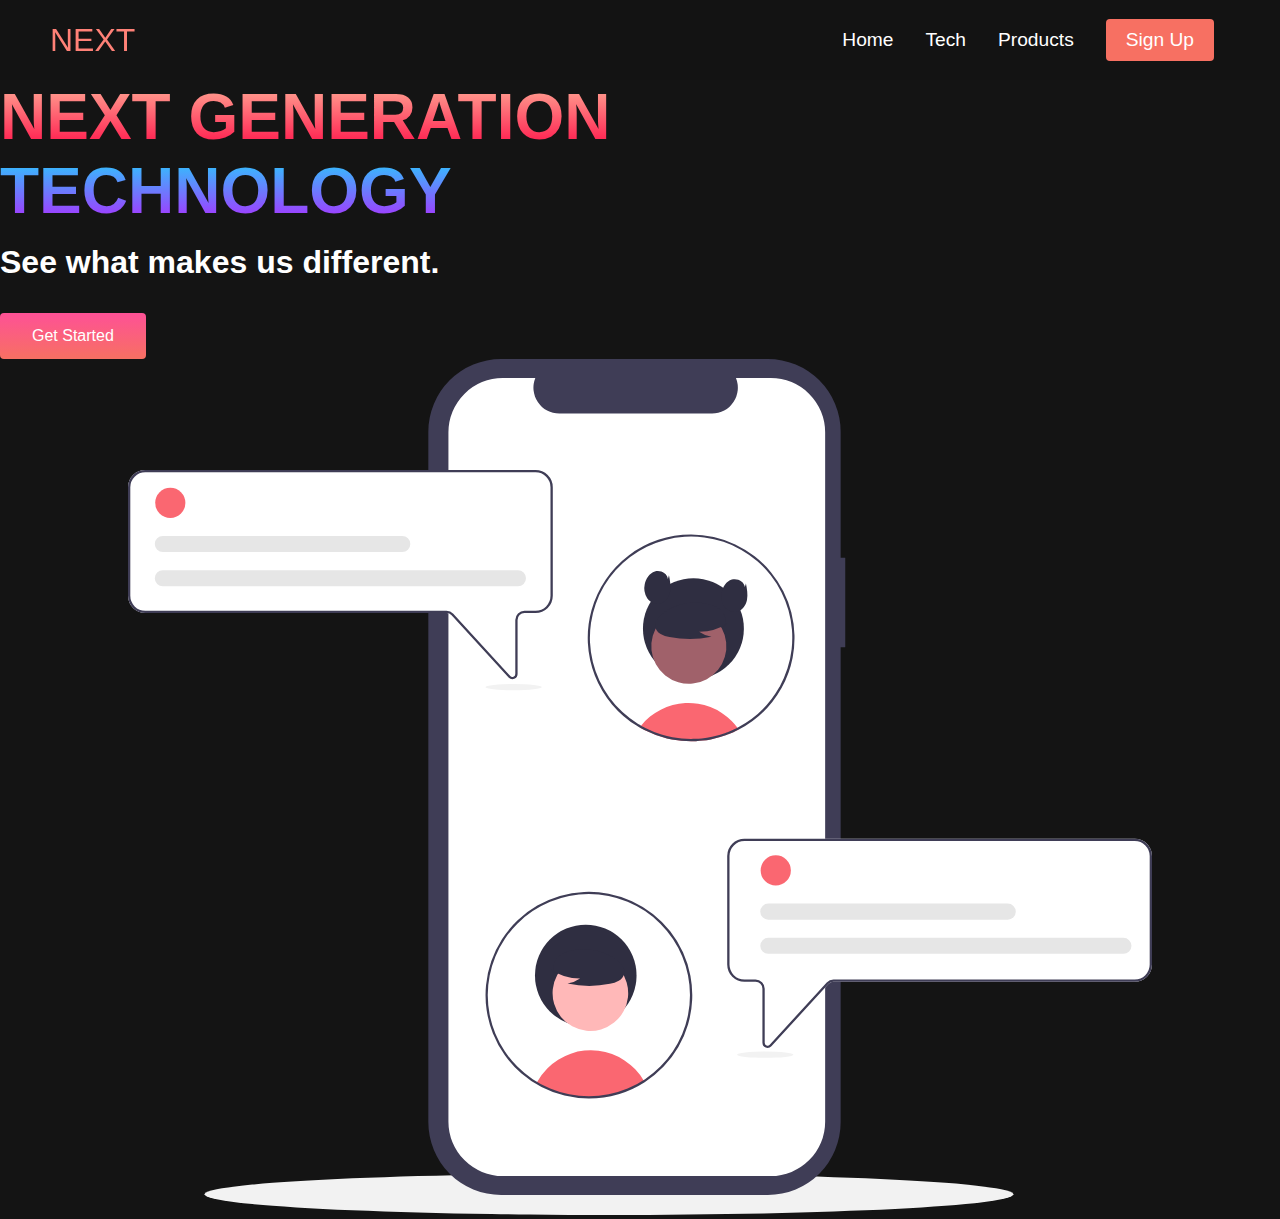
<file: index.html>
<!DOCTYPE html>
<html>
    <head>
        <meta charset="UTF-8"/>
        <meta name="viewport" content="width=device-width,initial-scale=1.0"/>
        <title>NEXT website</title>
        <link rel="stylesheet" href="style.css"/>
    </head>
    <body>
        <!--nav section-->
        <nav class= navbar>
            <div class="navbar_container">
                <a href="/" id="navbar_logo">
                    <i class="fas fa-gen"></i>NEXT
                </a>
                <div class="navbar_toggle" id="mobile-menu">
                    <span class="bar"></span>
                     <span class="bar"></span>
                      <span class="bar"></span>
                </div>
                <ul class="navbar_menu">
                    <li  class="navbar_item">
                        <a href="/"  class="navbar_links">Home</a>
                    </li>
                     <li class="navbar_item">
                        <a href="/tech.html"  class="navbar_links">Tech</a>
                    </li>
                     <li class="navbar_item">
                        <a href="/"  class="navbar_links">Products</a>
                    </li>
                     <li class="navbar_btn">
                        <a href="/tech.html"  class="button">Sign Up</a>
                    </li>

                </ul>
            </div>
        </nav>
        <!--hero section-->
        <div class="main">
            <div class="mani_cointaner">
                <div class="main_content">
                    <h1>NEXT GENERATION</h1>
                    <h2>TECHNOLOGY</h2>
                    <P>See what makes us different.</P>
                    <button class="main_btn">
                        <a href="/">Get Started</a>
                    </button>
                </div>
                <div class="main_img-container">
                    <img src="images/undraw_chatting_2b1g.svg" alt="pic" id="main_img"/>
                </div>
            </div>
        </div>
        <script src="script.js"></script>
    </body>
</html>
</file>
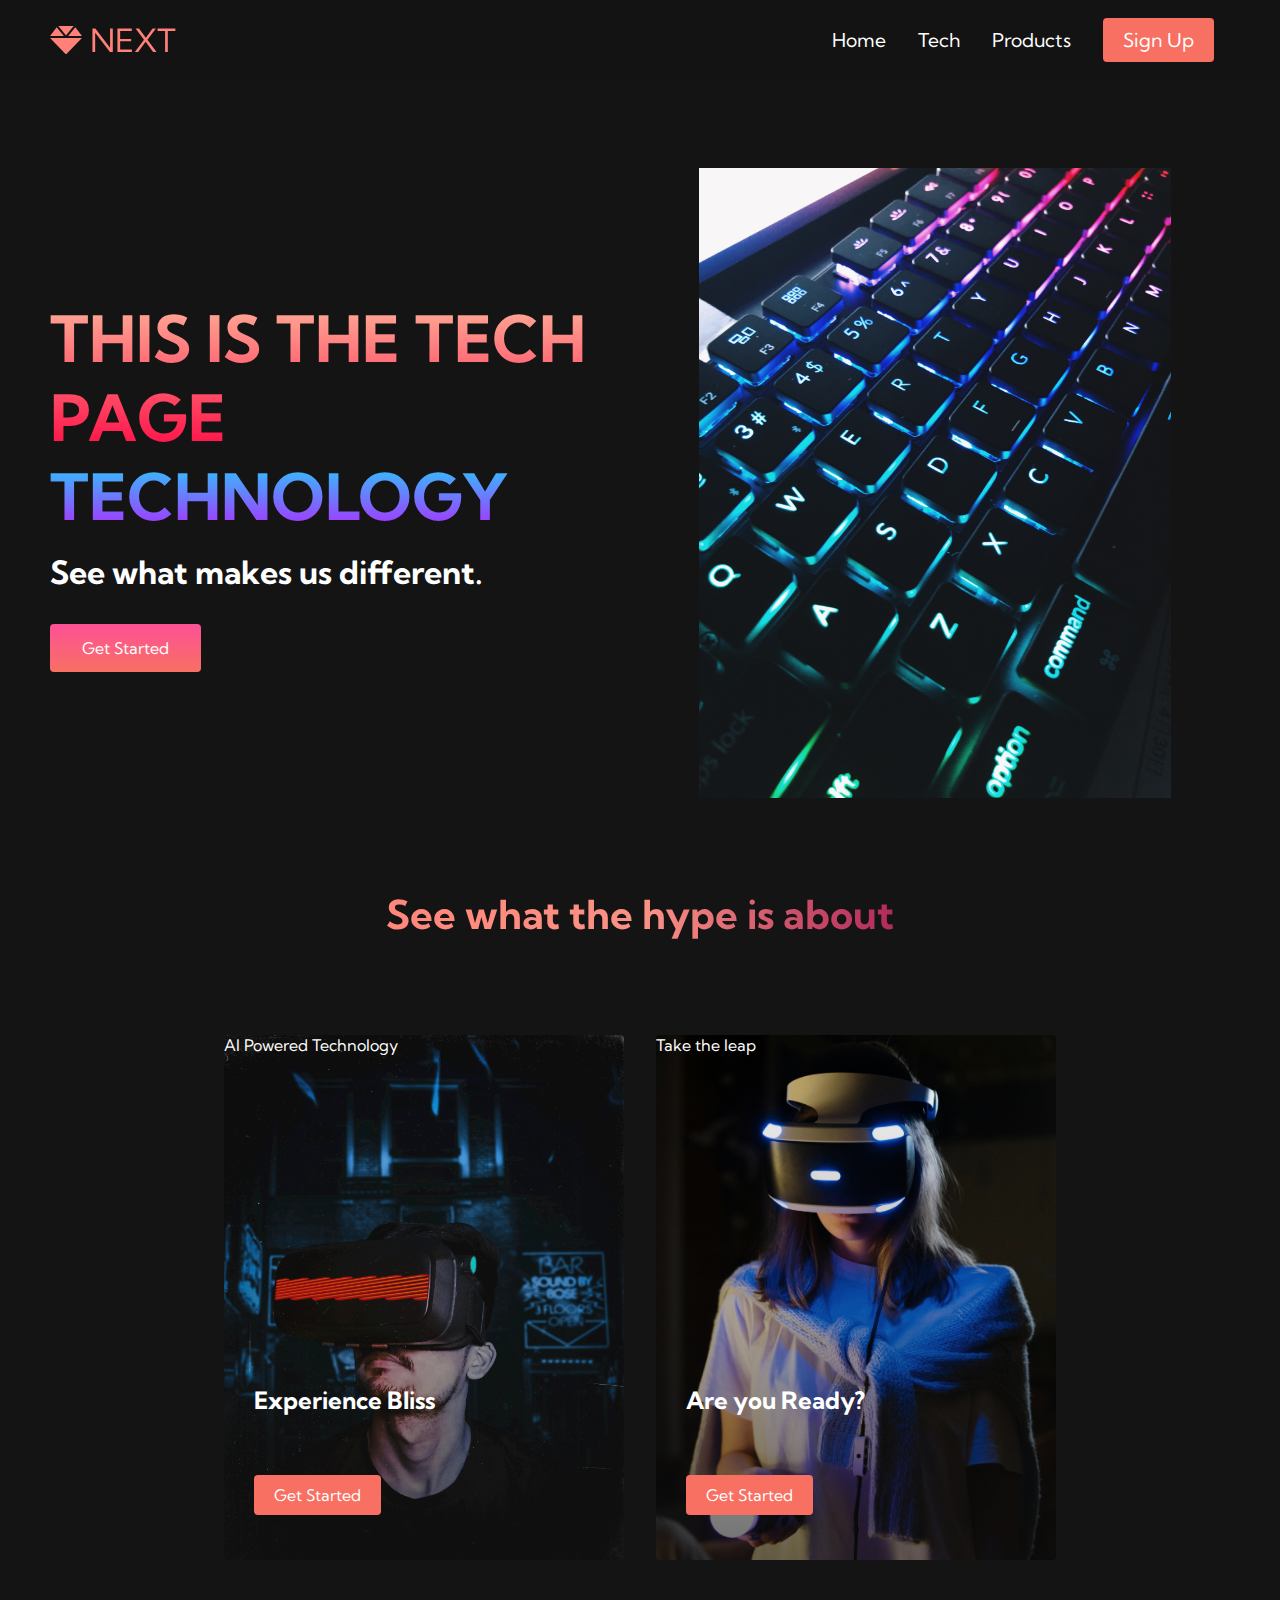
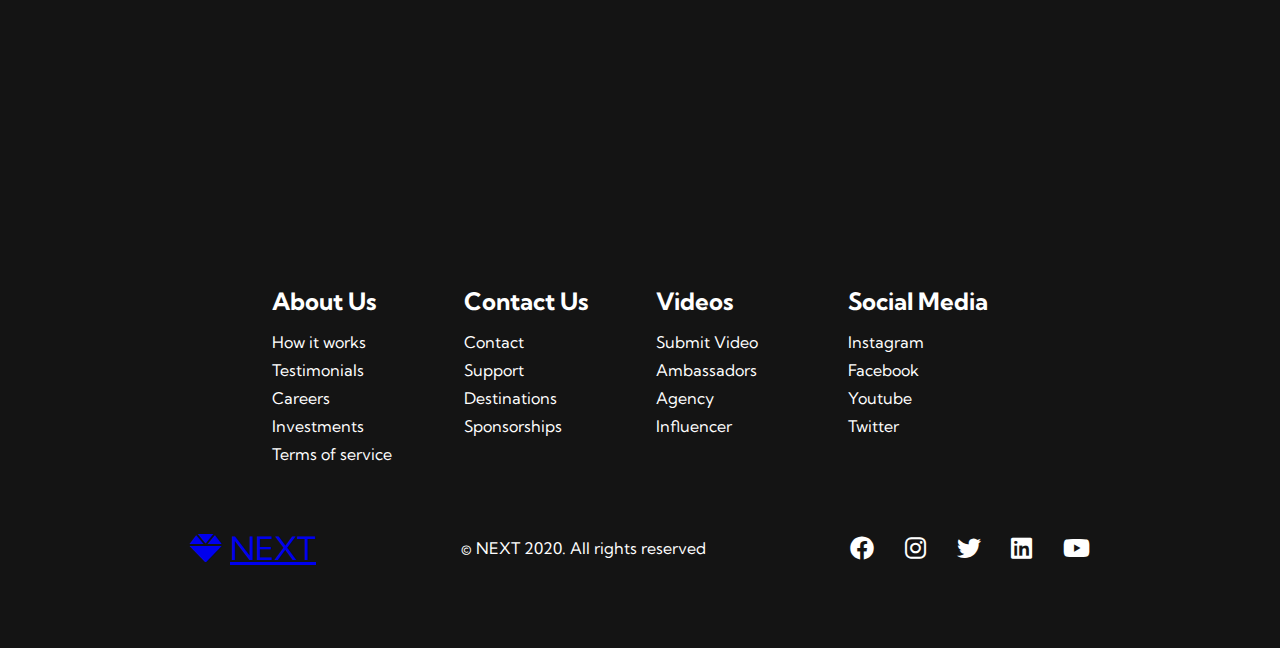
<file: tech.html>
<!DOCTYPE html>
<html lang="en">
    <head>
        <meta charset="UTF-8"/>
        <meta name="viewport" content="width=device-width,initial-scale=1.0"/>
        <title>NEXT website</title>
        <link rel="stylesheet" href="style.css"/>
        <link rel="stylesheet" href="https://cdnjs.cloudflare.com/ajax/libs/font-awesome/6.0.0/css/all.min.css">
        <link rel="preconnect" href="https://fonts.googleapis.com">
        <link rel="preconnect" href="https://fonts.gstatic.com" crossorigin>
        <link href="https://fonts.googleapis.com/css2?family=Kumbh+Sans:wght@100..900&display=swap" rel="stylesheet">
    </head>
    <body>
        <!--nav section-->
        <nav class="navbar">
            <div class="navbar_container">
                <a href="/" id="navbar_logo">
                    <i class="fas fa-gem"></i>NEXT
                </a>
                <div class="navbar_toggle" id="mobile-menu">
                    <span class="bar"></span>
                    <span class="bar"></span>
                    <span class="bar"></span>
                </div>
                <ul class="navbar_menu">
                    <li class="navbar_item">
                        <a href="/" class="navbar_links">Home</a>
                    </li>
                    <li class="navbar_item">
                        <a href="/tech.html" class="navbar_links">Tech</a>
                    </li>
                    <li class="navbar_item">
                        <a href="/" class="navbar_links">Products</a>
                    </li>
                    <li class="navbar_btn">
                        <a href="/tech.html" class="button">Sign Up</a>
                    </li>
                </ul>
            </div>
        </nav>
        <!--hero section-->
        <div class="main">
            <div class="main_container">
                <div class="main_content">
                    <h1>THIS IS THE TECH PAGE</h1>
                    <h2>TECHNOLOGY</h2>
                    <p>See what makes us different.</p>
                    <button class="main_btn">
                        <a href="/">Get Started</a>
                    </button>
                </div>
                <div class="main_img-container">
                    <img src="images/pic2.jpg" alt="pic" id="main_img"/>
                </div>
            </div>
        </div>
        <!--services section-->
        <div class="services">
            <h1>See what the hype is about</h1>
            <div class="services_container">
                <div class="service_card">
                    <h2>Experience Bliss</h2>
                    <p>AI Powered Technology</p>
                    <button>Get Started</button>
                </div>
                <div class="service_card">
                    <h2>Are you Ready?</h2>
                    <p>Take the leap</p>
                    <button>Get Started</button>
                </div>
            </div>
        </div>
        <!--footer section-->
        <div class="footer_container">
            <div class="footer_links">
                <div class="footer_link-wrapper">
                    <div class="footer_link-items">
                        <h2>About Us</h2>
                        <a href="/sign_up">How it works</a>
                        <a href="/">Testimonials</a>
                        <a href="/">Careers</a>
                        <a href="/">Investments</a>
                        <a href="/">Terms of service</a>
                    </div>
                    <div class="footer_link-items">
                        <h2>Contact Us</h2>
                        <a href="/">Contact</a>
                        <a href="/">Support</a>
                        <a href="/">Destinations</a>
                        <a href="/">Sponsorships</a>
                    </div>
                </div>
                <div class="footer_link-wrapper">
                    <div class="footer_link-items">
                        <h2>Videos</h2>
                        <a href="/">Submit Video</a>
                        <a href="/">Ambassadors</a>
                        <a href="/">Agency</a>
                        <a href="/">Influencer</a>
                    </div>
                    <div class="footer_link-items">
                        <h2>Social Media</h2>
                        <a href="/">Instagram</a>
                        <a href="/">Facebook</a>
                        <a href="/">Youtube</a>
                        <a href="/">Twitter</a>
                    </div>
                </div>
            </div>
            <div class="social_media">
                <div class="social_media-wrap">
                    <div class="footer_logo">
                        <a href="/" id="footer_logo"><i class="fas fa-gem"></i>NEXT</a>
                    </div>
                    <p class="website_right">&copy; NEXT 2020. All rights reserved</p>
                    <div class="social_icons">
                        <a href="/" class="social_icon-link" target="_blank">
                            <i class="fab fa-facebook"></i>
                        </a>
                        <a href="/" class="social_icon-link" target="_blank">
                            <i class="fab fa-instagram"></i>
                        </a>
                        <a href="/" class="social_icon-link" target="_blank">
                            <i class="fab fa-twitter"></i>
                        </a>
                        <a href="/" class="social_icon-link" target="_blank">
                            <i class="fab fa-linkedin"></i>
                        </a>
                        <a href="/" class="social_icon-link" target="_blank">
                            <i class="fab fa-youtube"></i>
                        </a>
                    </div>
                </div>
            </div>
        </div>

        <script src="script.js"></script>
    </body>
</html>
</file>
<file: style.css>
* {
    box-sizing: border-box;
    margin  : 0;
    padding : 0;
    font-family : 'kumbh Sans',sans-serif;
}
.navbar {
    background: #131313;
    height: 80px;
    display: flex;
    justify-content: center;
    align-items: center;
    font-size: 1.2rem;
    position: sticky;
    top : 0;
    z-index: 999;
}
.navbar_container {
    display: flex;
    justify-content: space-between;
    height: 80px;
    z-index: 1;
    width: 100%;
    max-width: 1300px;
    margin: 0 auto;
    padding: 0 50px;

}
#navbar_logo {
    background-color: #ff8177;
    background-image: linear-gradient(to top,#ff0844 0%,#ffb199,100%);
    background-size: 100%;

    -webkit-background-clip: text;
    -moz-background-clip: text;
    -webkit-text-fill-color: transparent;
    -moz-text-fill-color: transparent;
    display: flex;
    align-items: center;
    cursor: pointer;
    text-decoration: none;
    font-size: 2rem;
}
.fa-gem {
    margin-right: 0.5rem;

}
.navbar_menu {
    display: flex;
    align-items: center;
    list-style: none;
    text-align: center;
}
.navbar_item {
    height : 80px;

}
.navbar_links {
    color: #fff;
    display: flex;
    align-items: center;
    justify-content: center;
    text-decoration: none;
    padding: 0 1rem;
    height: 100%;
}
.navbar_btn {
    display: flex;
    justify-content: center;
    align-items: center;
    padding: 0 1rem;
    width: 100%;

}
.button {
    display: flex;
    justify-content: center;
    align-items: center;
    text-decoration: none;
    padding: 10px 20px;
    height: 100%;
    width: 100%;
    border: none;
    outline: none;
    border-radius: 4px;
    background: #f77062;
    color: #fff;
}

.button:hover {
    background: #4837ff;
    transition: all 0.3s ease;
}
.navbar_links:hover {
    color: #f77062;
    transition: all 0.3s ease;
}
@media screen and (max-width: 960px) {
    .navbar_container {
        display: flex;
        justify-content: space-between;
        height: 80px;
        z-index: 1;
        max-width: 1300px;
        padding: 0;
    }
    .navbar_menu {
        display: grid;
        grid-template-columns: auto;
        margin: 0;
        width: 100%;
        position: absolute;
        top: -1000px;
        opacity: 0;
        transition: all 0.3s ease;
        height: 50vh;
        z-index: -1;
        background: #131313;
    }
    .navbar_menu.active {
        background: #131313;
        top: 100%;
        opacity: 1;
        transition: all 0.5s ease;
        z-index: 99;
        height: 50vh;
        font-size: 1.0rem;
    }
    #navbar_logo {
        padding-left: 25px;

    }
    .navbar_toggle .bar {
        width: 25px;
        height: 3px;
        margin: 5px auto;
        transition: all 0.3s ease-in-out;
        background: #fff;

    }
    .navbar_item {
        width:  100%;

    }
    .navbar_links {
        text-align: center;
        padding: 2rem;
        width: 100%;
        display: table;
    }
    #mobile-menu {
        position: absolute;
        top: 20%;
        right: 5%;
        transform: translate(5%, 20%);
    }
    .navbar_btn {
        padding-bottom: 2rem;

    }
    .button {
        display: flex;
        justify-content: center;
        align-items: center;
        width: 80px;
        height: 80px;
        margin: 0;
    }
    .navbar_toggle .bar {
        display: block;
        cursor: pointer;
    }
    #mobile-menu.is-active .bar:nth-child(2) {
        opacity: 0;
    }
      #mobile-menu.is-active .bar:nth-child(1) {
        transform: translateY(8px) rotate(45deg);
    }
      #mobile-menu.is-active .bar:nth-child(3) {
        transform: translateY(-8px) rotate(-45deg);
    }
    
}
/*HERO SECTION*/
.main {
    background-color: #141414;
}
.main_container {
    display: grid;
    grid-template-columns: 1fr 1fr;
    align-items: center;
    justify-content: center;
    margin: 0 auto;
    height: 90vh;
    background-color: #141414;
    z-index: 1;
    width: 100%;
    max-width: 1300px;
    padding: 0 50px;
}
.main_content h1 {
    font-size: 4rem;
    background-color: #ff8177;
    background-image: linear-gradient(to top,#ff0844 0%,#ffb199 100%);
    background-size: 100%;
    -webkit-background-clip: text;
    -moz-background-clip: text;
    -webkit-text-fill-color: transparent;
    -moz-text-fill-color: transparent;
}
.main_content h2 {
     font-size: 4rem;
    background-color: #ff8177;
    background-image: linear-gradient(to top,#b721ff 0%,#21d4fd 100%);
    background-size: 100%;
    -webkit-background-clip: text;
    -moz-background-clip: text;
    -webkit-text-fill-color: transparent;
    -moz-text-fill-color: transparent;
}
.main_content p {
    margin-top: 1rem;
    font-size: 2rem;
    font-weight: 700;
    color: #fff;
}
.main_btn {
    font-size: 1rem;
    background-image: linear-gradient(to top,#f77062 0%,#fe5196 100%);
    padding: 14px 32px;
    border: none;
    border-radius: 4px;
    color: #fff;
    margin-top: 2rem;
    cursor: pointer;
    position: relative;
    transition: all 0.35s;
    outline: none;
}
.main_btn a{
    position: relative;
    z-index: 2;
    color: #fff;
    text-decoration: none;
}
.main_btn:after {
    position: absolute;
    content: "";
    top: 0;
    width: 0;
    height: 100%;
    background: #4837ff;
    transition: all 0.35s;
    border-radius: 4px;

}
.main_btn:hover {
    color: #fff;
}
.main_btn:hover:after {
    width: 100%;
}
.main_img-container {
    text-align: center;
}
#main_img {
    width: 80% ;
    height: 80%;
}
@media screen and (max-width: 768px) {
    .main_container{
        display: grid;
        grid-template-columns: auto;
        justify-content: center;
        align-items: center;
        width: 100%;
        margin: 0 auto;
        height: 90vh;
    }
    .main_content {
        text-align: center;
        margin-bottom: 4rem;
    }
    .main_content h1 {
        font-size: 2.5rem;
        margin-top: 2rem;
    }
    .main_content h2 {
        font-size: 3rem;
    }
    .main_content p {
        margin-top: 1rem;
        font-size: 1.5rem;
    }

}
@media screen and (max-width: 480px) {
    .main_content h1 {
        font-size: 2rem;
        margin-top: 3rem;
    }
    .main_content h2 {
        font-size: 2rem;
    }
    .main_content p {
        margin-top: 2rem;
        font-size: 1.5rem;
    }
    .main_btn {
        padding: 12px 36px;
        margin: 2.5rem 0;
    }

}
/*services section css*/
.services {
    background: #141414;
    display: flex;
    flex-direction: column;
    align-items: center;
    height: 100vh;

}
.services h1 {
    background-color: #ff8177;
    background-image: linear-gradient(to right, 
    #ff8177 0%,
    #ff867a 0%,
    #ff8c7f 21%,
    #f99185 52%,
    #cf556c 78%,
    #b12a5b 100%);
    background-size: 100%;
    margin-bottom: 5rem;
    font-size: 2.5rem;
     -webkit-background-clip: text;
    -moz-background-clip: text;
    -webkit-text-fill-color: transparent;
    -moz-text-fill-color: transparent;
}
.services_container {
    display: flex;
    justify-content: center;
    flex-wrap: wrap;
}
.service_card {
  margin: 1rem;
  height: 525px; 
  width: 400px;
  border-radius: 4px;
  background-image: linear-gradient(to bottom,
  rgb(0,0,0,0) 0%,
  rgba(17,17,17,0.6) 100%),
  url('images/pexels.jpg');
  background-size: cover;
  position: relative;
  color: #fff;

}
.service_card:nth-child(2) {
     background-image: linear-gradient(to bottom,
  rgb(0,0,0,0) 0%,
  rgba(17,17,17,0.6) 100%),
  url('/images/pexels2.jpg');
}
.services h2 {
    position: absolute;
    top: 350px;
    left: 30px;
}
.services_card p {
    position: absolute;
    top: 400px;
    left: 30px;
}
.service_card button {
    color: #fff;
    padding: 10px 20px;
    border: none;
    outline: none;
    border-radius: 4px;
    background: #f77062;
    position: absolute;
    top: 440px;
    left: 30px;
    font-size: 1rem;
    cursor: pointer;
}
.service_card:hover {
    transform: scale(1.075);
    transition: 0.2s ease-in;
    cursor: pointer;
}
@media  and (max-width: 960px) {
    .services {
        height: 1600px;
    }
    .services h1 {
        font-size: 2rem;
        margin-top: 12rem;
    }
}
@media screen and (max-width: 480px) {
    .services {
        height: 1400px;

    }
    .services h1 {
        font-size: 1.2rem;
    }
    .services_card {
        width: 300px;
    }
}
/*footer css*/
.footer_container {
    background-color: #141414;
    padding: 5rem 0;
    display: flex;
    flex-direction: column;
    justify-content: center;
    align-items: center;
}
.footer_logo {
    color: #fff;
    display: flex;
    align-items: center;
    cursor: pointer;
    text-decoration: none;
    font-size: 2rem;
}
.footer_links {
    width: 100%;
    max-width: 1000px;
    display: flex;
    justify-content: center;
}
.footer_link-wrapper {
    display: flex;
}
.footer_link-items {
    display: flex;
    flex-direction: column;
    align-items: flex-start;
    margin: 16px;
    text-align: left;
    width: 160px;
    box-sizing: border-box;
    
}
.footer_link-items h2 {
    margin-bottom: 16px;
}
.footer_link-items > h2 {
    color: #fff;
}
.footer_link-items a {
    color: #fff;
    text-decoration: none;
    margin-bottom: 0.5rem;
}
.footer_link-items a:hover {
    color: #e9e9e9;
    transition: 0.3s ease-out;
}
/*social icons */
.social_icon-link {
    color: #fff;
    font-size: 24px;
}
.social_media {
    max-width: 1000px;
    width: 100%;
}
.social_media-wrap {
    display: flex;
    justify-content: space-between;
    align-items: center;
    width: 90%;
    max-width: 1000px;
    margin: 40px auto 0 auto;
}
.social_icons {
    display: flex;
    justify-content: space-between;
    align-items: center;
    width: 240px;
}
.social_logo {
    color: #fff;
    justify-items: flex-start;
    margin-left: 20px;
    cursor: pointer;
    text-decoration: none;
    font-size: 2rem;
    display: flex;
    align-items: center;
    margin-bottom: 16px;

}
.website_right {
    color: #fff;

}
@media screen  and (max-width: 820px){
    .footer_links{
        padding-top: 2rem;
    }
    #footer_logo {
        margin-bottom: 2rem;
    }
    .website_right {
        margin-bottom: 2rem;
    }
    .footer_link-wrapper {
        flex-direction: column;
    }
    .social_media-wrap {
        flex-direction: column;
    }
}
@media screen and (max-width: 480px){
    .footer_link-items {
        margin: 0;
        padding: 10px;
        width: 100%;
    }
}
</file>
